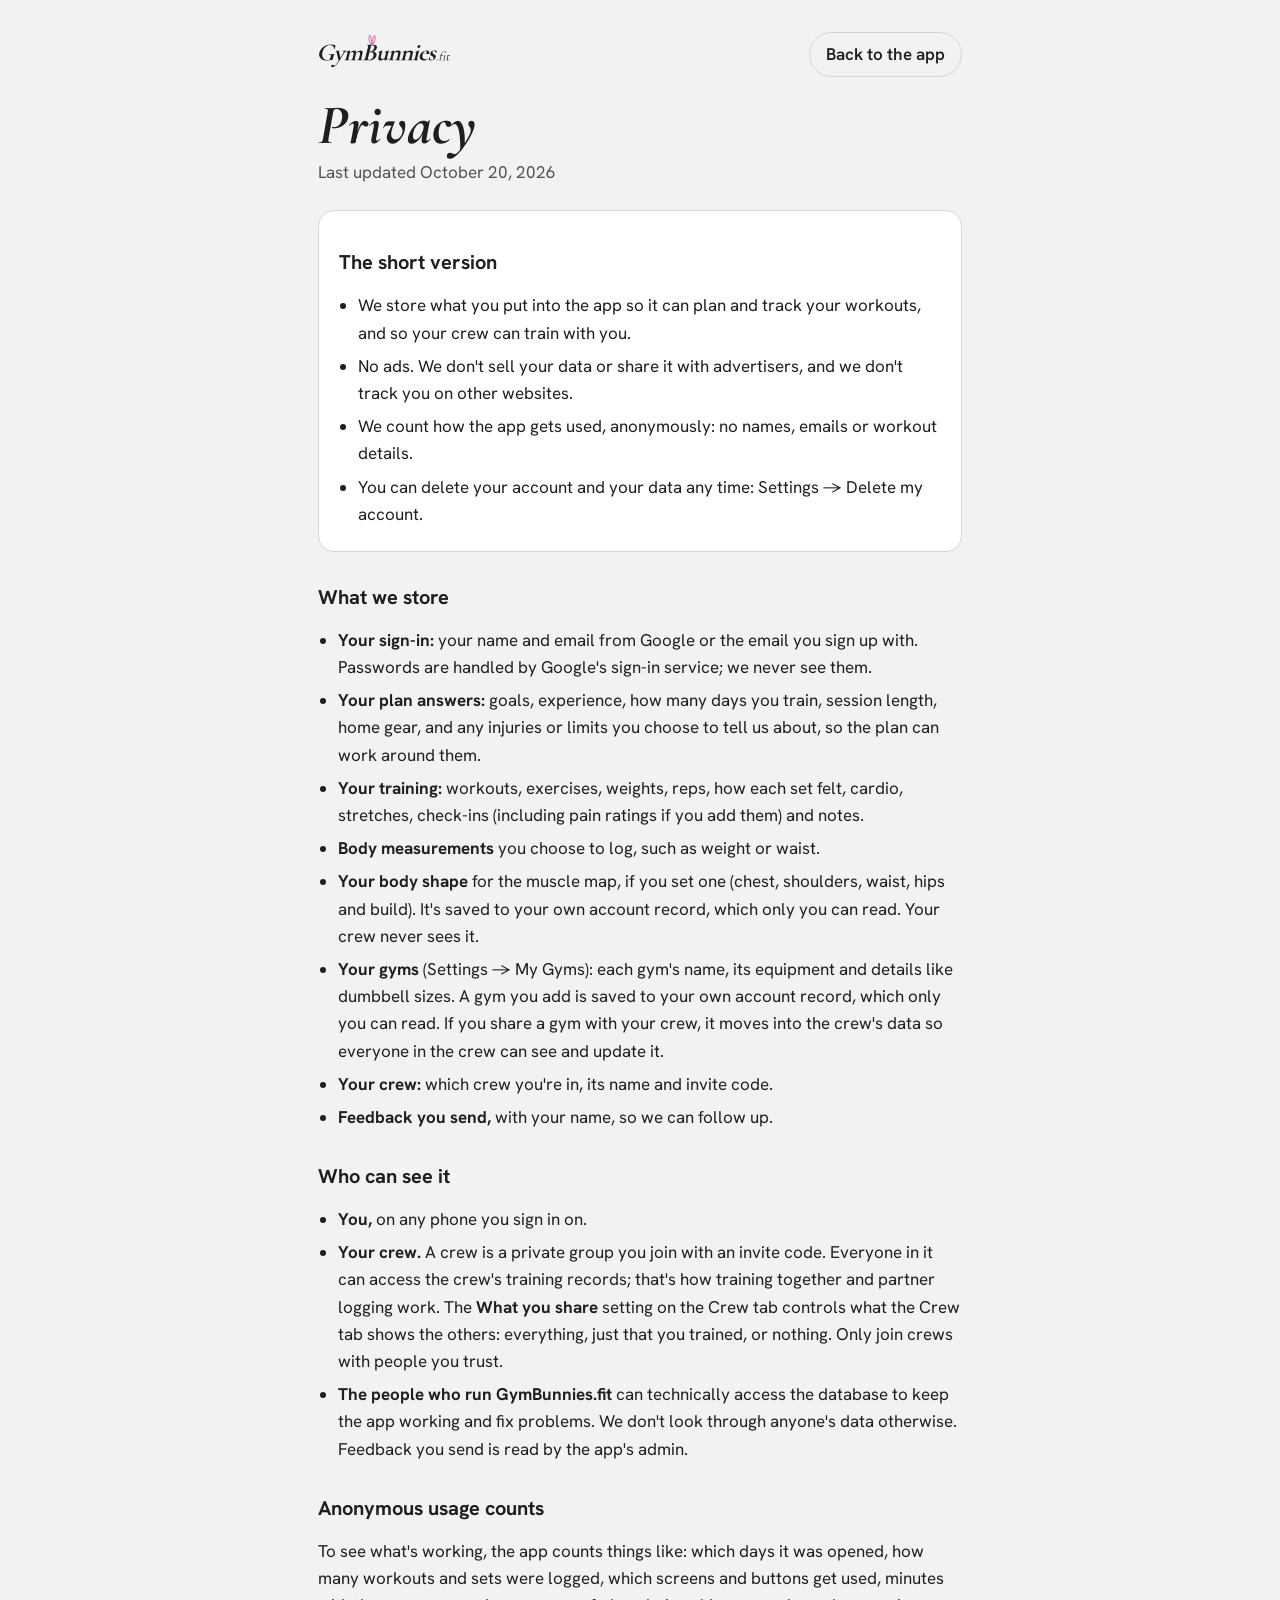
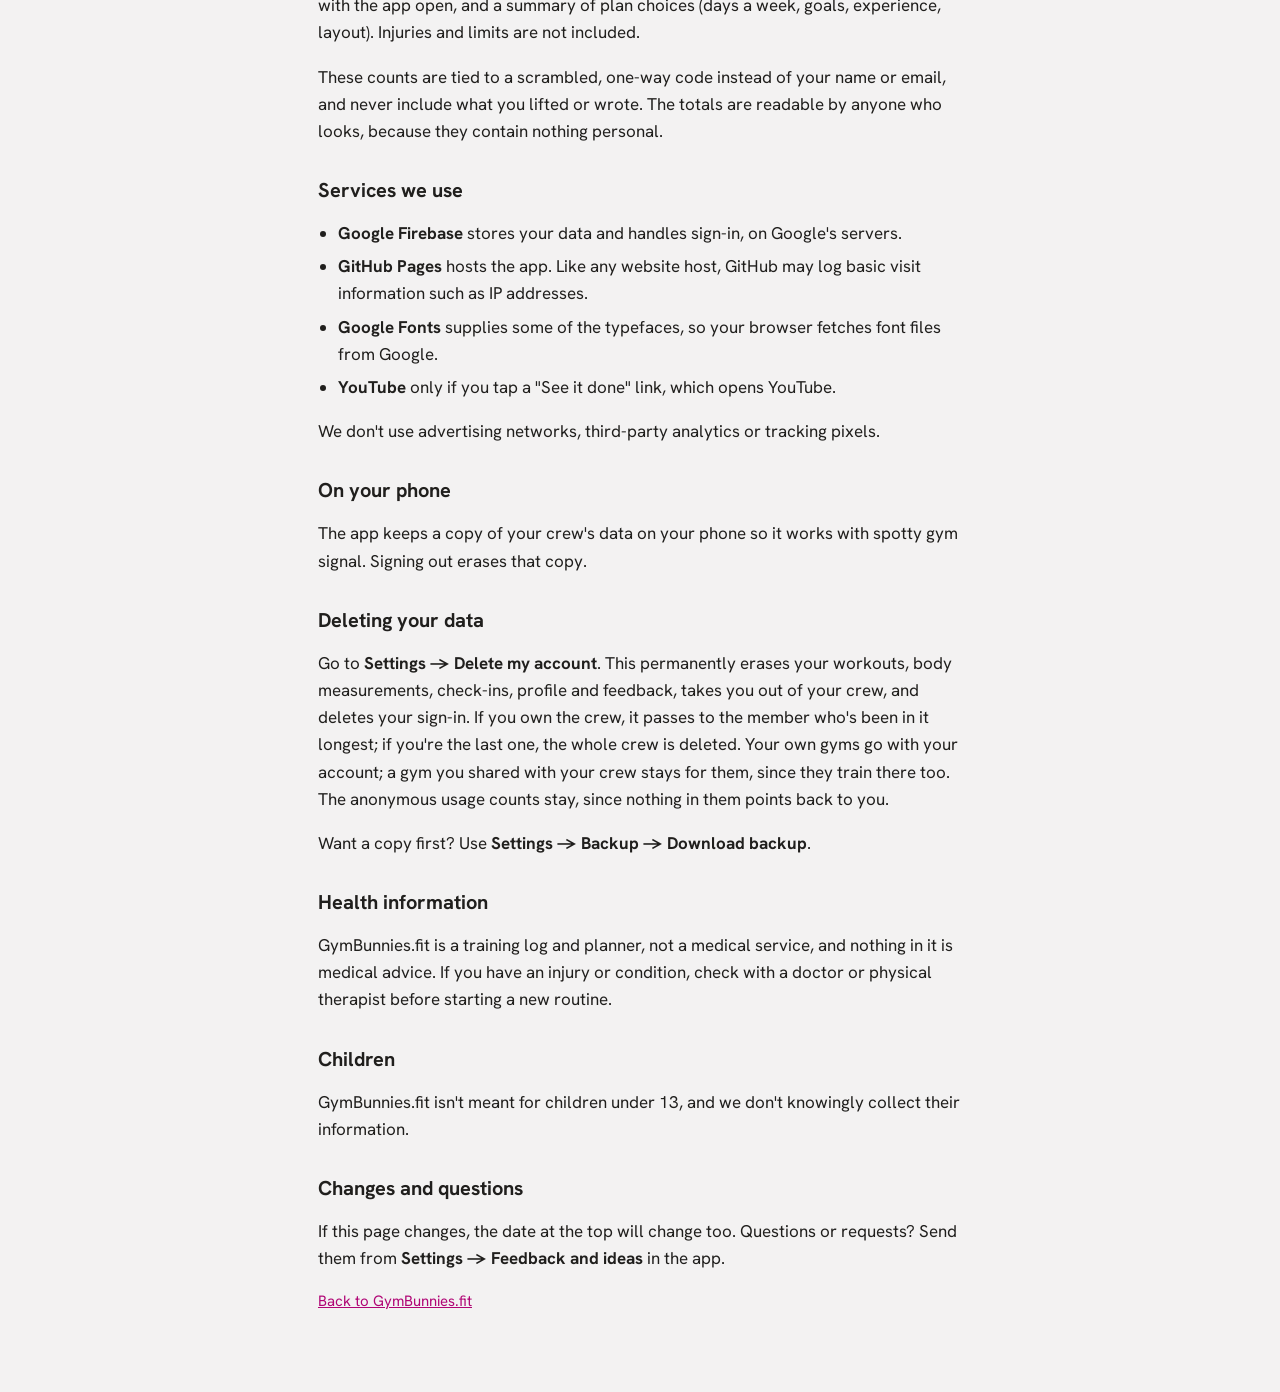
<file: privacy.html>
<!doctype html>
<html lang="en">
<head>
<meta charset="utf-8">
<meta name="viewport" content="width=device-width, initial-scale=1, viewport-fit=cover">
<title>Privacy · GymBunnies.fit</title>
<meta name="description" content="What GymBunnies.fit stores, who can see it, and how to delete it.">
<meta name="theme-color" content="#201f1d">
<link rel="icon" type="image/png" sizes="32x32" href="icons/favicon-32.png">
<link rel="preconnect" href="https://fonts.googleapis.com">
<link rel="preconnect" href="https://fonts.gstatic.com" crossorigin>
<link rel="stylesheet" href="https://fonts.googleapis.com/css2?family=Cormorant+Garamond:ital,wght@1,600;1,700&family=Hanken+Grotesk:wght@400;600;700&display=swap" media="print" onload="this.media='all'">
<style>
:root { --bg: #F3F2F2; --surface: #ffffff; --ink: #201F1D; --muted: #57514e; --line: #d9d4d3; --accent: #b00575;
  --display: "Cormorant Garamond", Georgia, serif; --body: "Hanken Grotesk", system-ui, -apple-system, sans-serif; color-scheme: light; }
@media (prefers-color-scheme: dark) { :root { --bg: #201F1D; --surface: #2a2826; --ink: #F3F2F2; --muted: #c2bbb7; --line: #3d3a37; --accent: #ff6cc4; color-scheme: dark; } }
* { box-sizing: border-box; }
body { margin: 0; background: var(--bg); color: var(--ink); font: 17px/1.6 var(--body); }
main { max-width: 680px; margin: 0 auto; padding: 32px max(18px, env(safe-area-inset-right)) 64px max(18px, env(safe-area-inset-left)); }
.top { display: flex; align-items: center; justify-content: space-between; gap: 12px; flex-wrap: wrap; margin-bottom: 20px; }
.top img { height: 34px; width: auto; }
.logo-dark { display: none; }
@media (prefers-color-scheme: dark) { .logo-light { display: none; } .logo-dark { display: inline; } }
a { color: var(--accent); }
.back { font-weight: 600; text-decoration: none; border: 1px solid var(--line); border-radius: 999px; padding: 8px 16px; color: var(--ink); }
.back:focus-visible, a:focus-visible { outline: 3px solid var(--accent); outline-offset: 2px; }
h1 { font: italic 700 clamp(40px, 9vw, 56px)/1 var(--display); margin: 8px 0 6px; text-wrap: balance; }
.updated { color: var(--muted); margin: 0 0 24px; }
h2 { font: 700 20px/1.3 var(--body); margin: 32px 0 8px; }
p, li { max-width: 65ch; }
ul { padding-left: 1.2em; }
li { margin: 6px 0; }
.short { background: var(--surface); border: 1px solid var(--line); border-radius: 16px; padding: 6px 20px; }
.short ul { padding-left: 1.1em; }
.note { color: var(--muted); font-size: 15px; }
</style>
</head>
<body>
<main>
  <div class="top">
    <a href="./" aria-label="GymBunnies.fit home"><img class="logo-light" src="icons/logo-oneline-light.svg" alt="GymBunnies.fit" width="150" height="38"><img class="logo-dark" src="icons/logo-oneline-dark.svg" alt="GymBunnies.fit" width="150" height="38"></a>
    <a class="back" href="./">Back to the app</a>
  </div>

  <h1>Privacy</h1>
  <p class="updated">Last updated October 20, 2026</p>

  <section class="short" aria-labelledby="short-h">
    <h2 id="short-h">The short version</h2>
    <ul>
      <li>We store what you put into the app so it can plan and track your workouts, and so your crew can train with you.</li>
      <li>No ads. We don't sell your data or share it with advertisers, and we don't track you on other websites.</li>
      <li>We count how the app gets used, anonymously: no names, emails or workout details.</li>
      <li>You can delete your account and your data any time: Settings → Delete my account.</li>
    </ul>
  </section>

  <h2>What we store</h2>
  <ul>
    <li><b>Your sign-in:</b> your name and email from Google or the email you sign up with. Passwords are handled by Google's sign-in service; we never see them.</li>
    <li><b>Your plan answers:</b> goals, experience, how many days you train, session length, home gear, and any injuries or limits you choose to tell us about, so the plan can work around them.</li>
    <li><b>Your training:</b> workouts, exercises, weights, reps, how each set felt, cardio, stretches, check-ins (including pain ratings if you add them) and notes.</li>
    <li><b>Body measurements</b> you choose to log, such as weight or waist.</li>
    <li><b>Your body shape</b> for the muscle map, if you set one (chest, shoulders, waist, hips and build). It's saved to your own account record, which only you can read. Your crew never sees it.</li>
    <li><b>Your gyms</b> (Settings → My Gyms): each gym's name, its equipment and details like dumbbell sizes. A gym you add is saved to your own account record, which only you can read. If you share a gym with your crew, it moves into the crew's data so everyone in the crew can see and update it.</li>
    <li><b>Your crew:</b> which crew you're in, its name and invite code.</li>
    <li><b>Feedback you send,</b> with your name, so we can follow up.</li>
  </ul>

  <h2>Who can see it</h2>
  <ul>
    <li><b>You,</b> on any phone you sign in on.</li>
    <li><b>Your crew.</b> A crew is a private group you join with an invite code. Everyone in it can access the crew's training records; that's how training together and partner logging work. The <b>What you share</b> setting on the Crew tab controls what the Crew tab shows the others: everything, just that you trained, or nothing. Only join crews with people you trust.</li>
    <li><b>The people who run GymBunnies.fit</b> can technically access the database to keep the app working and fix problems. We don't look through anyone's data otherwise. Feedback you send is read by the app's admin.</li>
  </ul>

  <h2>Anonymous usage counts</h2>
  <p>To see what's working, the app counts things like: which days it was opened, how many workouts and sets were logged, which screens and buttons get used, minutes with the app open, and a summary of plan choices (days a week, goals, experience, layout). Injuries and limits are not included.</p>
  <p>These counts are tied to a scrambled, one-way code instead of your name or email, and never include what you lifted or wrote. The totals are readable by anyone who looks, because they contain nothing personal.</p>

  <h2>Services we use</h2>
  <ul>
    <li><b>Google Firebase</b> stores your data and handles sign-in, on Google's servers.</li>
    <li><b>GitHub Pages</b> hosts the app. Like any website host, GitHub may log basic visit information such as IP addresses.</li>
    <li><b>Google Fonts</b> supplies some of the typefaces, so your browser fetches font files from Google.</li>
    <li><b>YouTube</b> only if you tap a "See it done" link, which opens YouTube.</li>
  </ul>
  <p>We don't use advertising networks, third-party analytics or tracking pixels.</p>

  <h2>On your phone</h2>
  <p>The app keeps a copy of your crew's data on your phone so it works with spotty gym signal. Signing out erases that copy.</p>

  <h2>Deleting your data</h2>
  <p>Go to <b>Settings → Delete my account</b>. This permanently erases your workouts, body measurements, check-ins, profile and feedback, takes you out of your crew, and deletes your sign-in. If you own the crew, it passes to the member who's been in it longest; if you're the last one, the whole crew is deleted. Your own gyms go with your account; a gym you shared with your crew stays for them, since they train there too. The anonymous usage counts stay, since nothing in them points back to you.</p>
  <p>Want a copy first? Use <b>Settings → Backup → Download backup</b>.</p>

  <h2>Health information</h2>
  <p>GymBunnies.fit is a training log and planner, not a medical service, and nothing in it is medical advice. If you have an injury or condition, check with a doctor or physical therapist before starting a new routine.</p>

  <h2>Children</h2>
  <p>GymBunnies.fit isn't meant for children under 13, and we don't knowingly collect their information.</p>

  <h2>Changes and questions</h2>
  <p>If this page changes, the date at the top will change too. Questions or requests? Send them from <b>Settings → Feedback and ideas</b> in the app.</p>

  <p class="note"><a href="./">Back to GymBunnies.fit</a></p>
</main>
</body>
</html>
</file>
